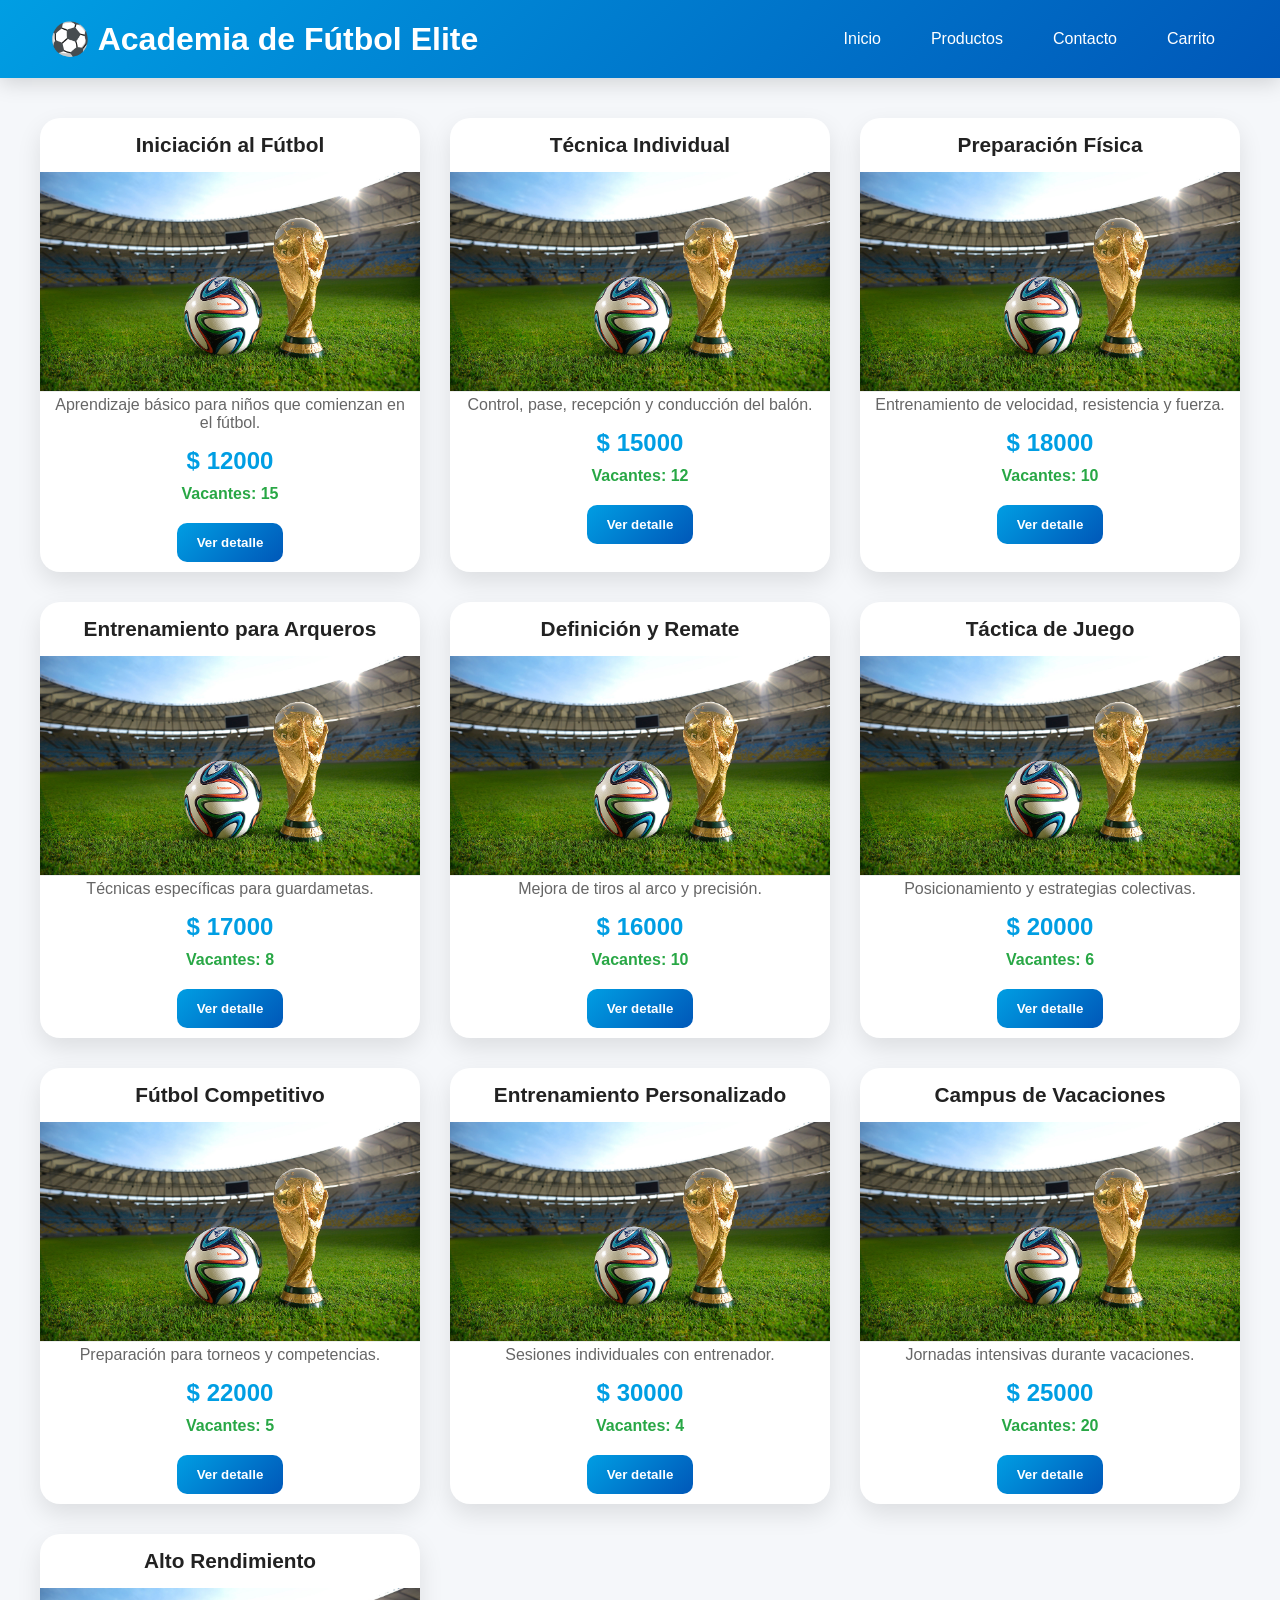
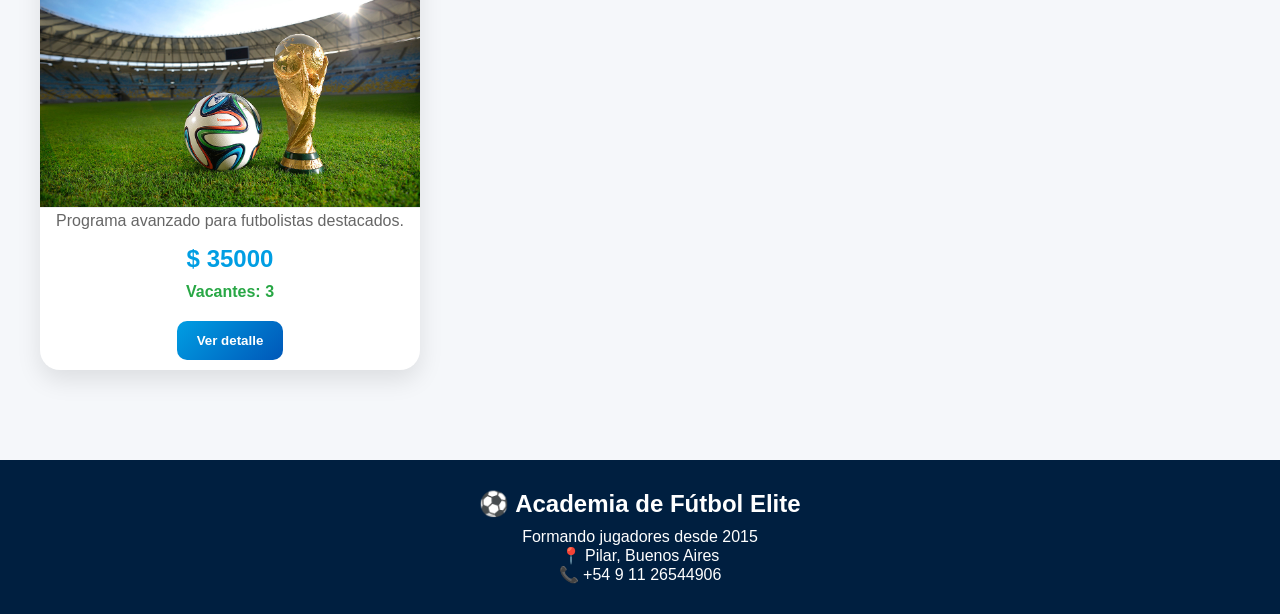
<file: Clase N°1/index.html>
<!DOCTYPE html>
<html lang="en">
<head>
    <meta charset="UTF-8">
    <meta name="viewport" content="width=device-width, initial-scale=1.0">
 <title>Academia de Fútbol Elite</title>
    <link rel="stylesheet" href="styles.css">
</head>
<body>
    <header>
        <h1>⚽ Academia de Fútbol Elite</h1>
        <nav>
            <ul>
                <li><a href="index.html">Inicio</a></li>
                <li><a href="productos.html">Productos</a></li>
                <li><a href="contacto.html">Contacto</a></li>
                <li><a href="carrito.html">Carrito</a></li>
            </ul>
        </nav>
    </header>
    <main id="boxproductos">
        
    </main>
<footer>
    <h2>⚽ Academia de Fútbol Elite</h2>
    <p>Formando jugadores desde 2015</p>
    <p>📍 Pilar, Buenos Aires</p>
    <p>📞 +54 9 11 26544906</p>
</footer>

    <script src="cargarproductos.js"></script>
</body>
</html>
</file>
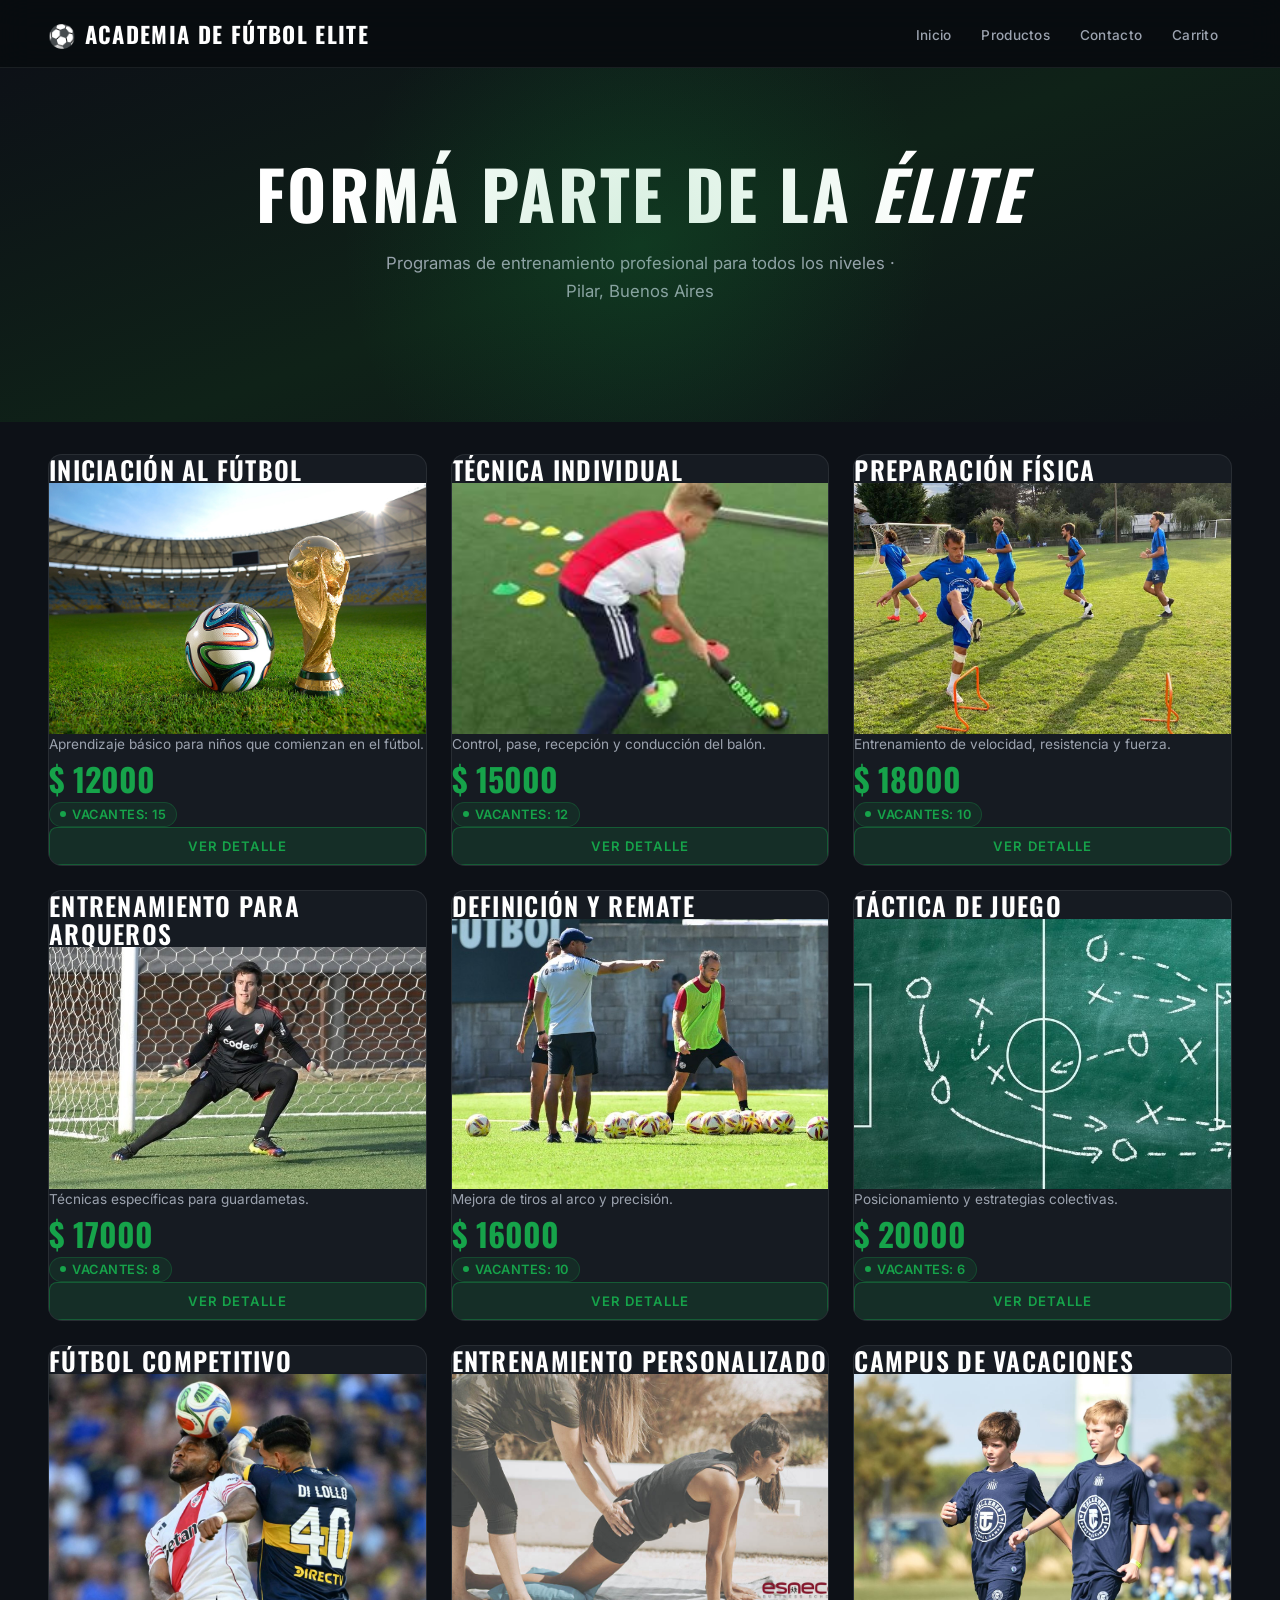
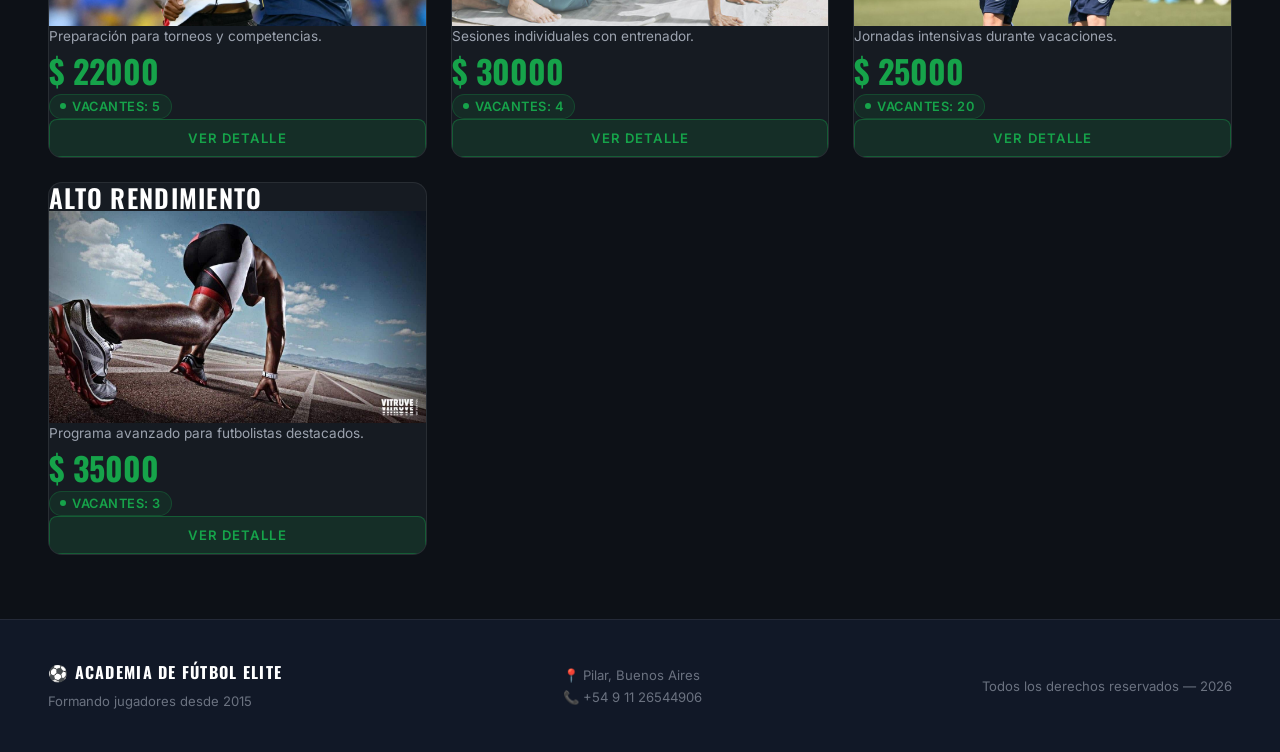
<file: Clase Nº1/index.html>
<!DOCTYPE html>
<html lang="es">
<head>
    <meta charset="UTF-8">
    <meta name="viewport" content="width=device-width, initial-scale=1.0">
    <title>Academia de Fútbol Elite</title>
    <link rel="stylesheet" href="styles.css">
</head>
<body>
    <header>
        <h1>⚽ Academia de Fútbol Elite</h1>
        <nav>
            <ul>
                <li><a href="index.html">Inicio</a></li>
                <li><a href="productos.html">Productos</a></li>
                <li><a href="contacto.html">Contacto</a></li>
                <li><a href="carrito.html">Carrito</a></li>
            </ul>
        </nav>
    </header>

    <section class="hero">
        <h2>Formá parte de la <em>élite</em></h2>
        <p>Programas de entrenamiento profesional para todos los niveles · Pilar, Buenos Aires</p>
    </section>

    <main id="boxproductos">
    </main>

    <footer>
        <div>
            <h2>⚽ Academia de Fútbol Elite</h2>
            <p>Formando jugadores desde 2015</p>
        </div>
        <div>
            <p>📍 Pilar, Buenos Aires</p>
            <p>📞 +54 9 11 26544906</p>
        </div>
        <div>
            <p>Todos los derechos reservados — 2026</p>
        </div>
    </footer>

    <script src="cargarproductos.js"></script>
</body>
</html>
</file>
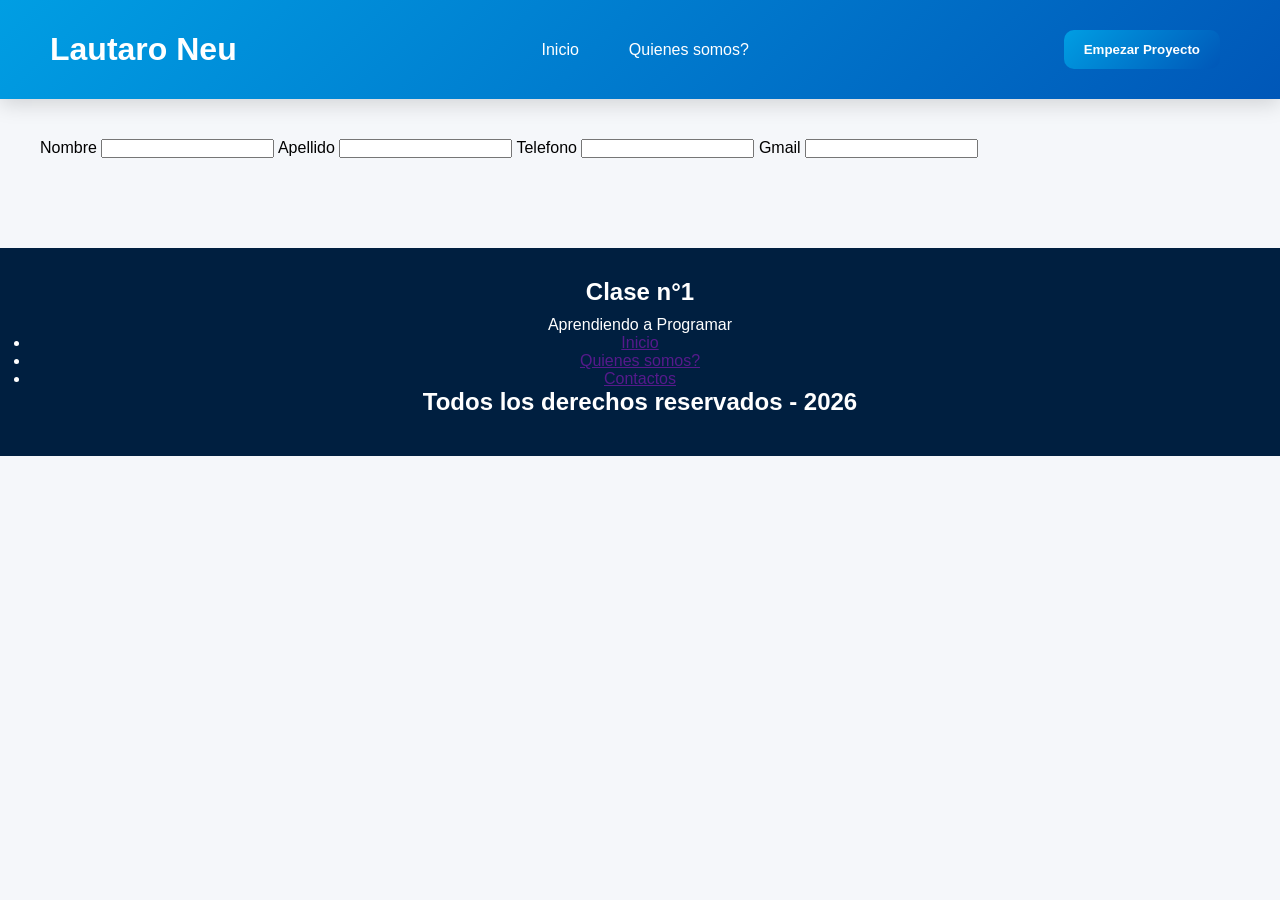
<file: Clase N°1/Contacto.html>
<!DOCTYPE html>
<html lang="en">
<head>
    <meta charset="UTF-8">
    <meta name="viewport" content="width=device-width, initial-scale=1.0">
    <link rel="stylesheet" href="styles.css">
    <title>Document</title>
</head>
<body>
    <header>
        <h1>Lautaro Neu</h1>
        <nav>
            <ul>
                <li><a href="index.html">Inicio</a></li>
                <li><a href="">Quienes somos?</a></li>
            </ul>
        </nav>
         <div>
            <button class="btnempezar">Empezar Proyecto</button>
        </div>
 </header>
  <main>
    <section>
        <form action="">
           <label for="">Nombre</label>
            <input type="text">
           <label for="">Apellido</label>
            <input type="text">
           <label for="">Telefono</label>
            <input type="number">
           <label for="">Gmail</label>
           <input type="text">
        </form>
        </section>
      </main>
   <footer>
          <div>
           <h2> Clase n°1 </h2> 
           <p>Aprendiendo a Programar</p>
          </div>
          <div>
            <ul>
                <li><a href="">Inicio</a></li>
                <li><a href="">Quienes somos?</a></li>
                <li><a href="">Contactos</a></li>
            </ul>
          </div>
          <div>
          <h2>Todos los derechos reservados - 2026</h2>
          </div>
   </footer>
</body>
</html>
</file>
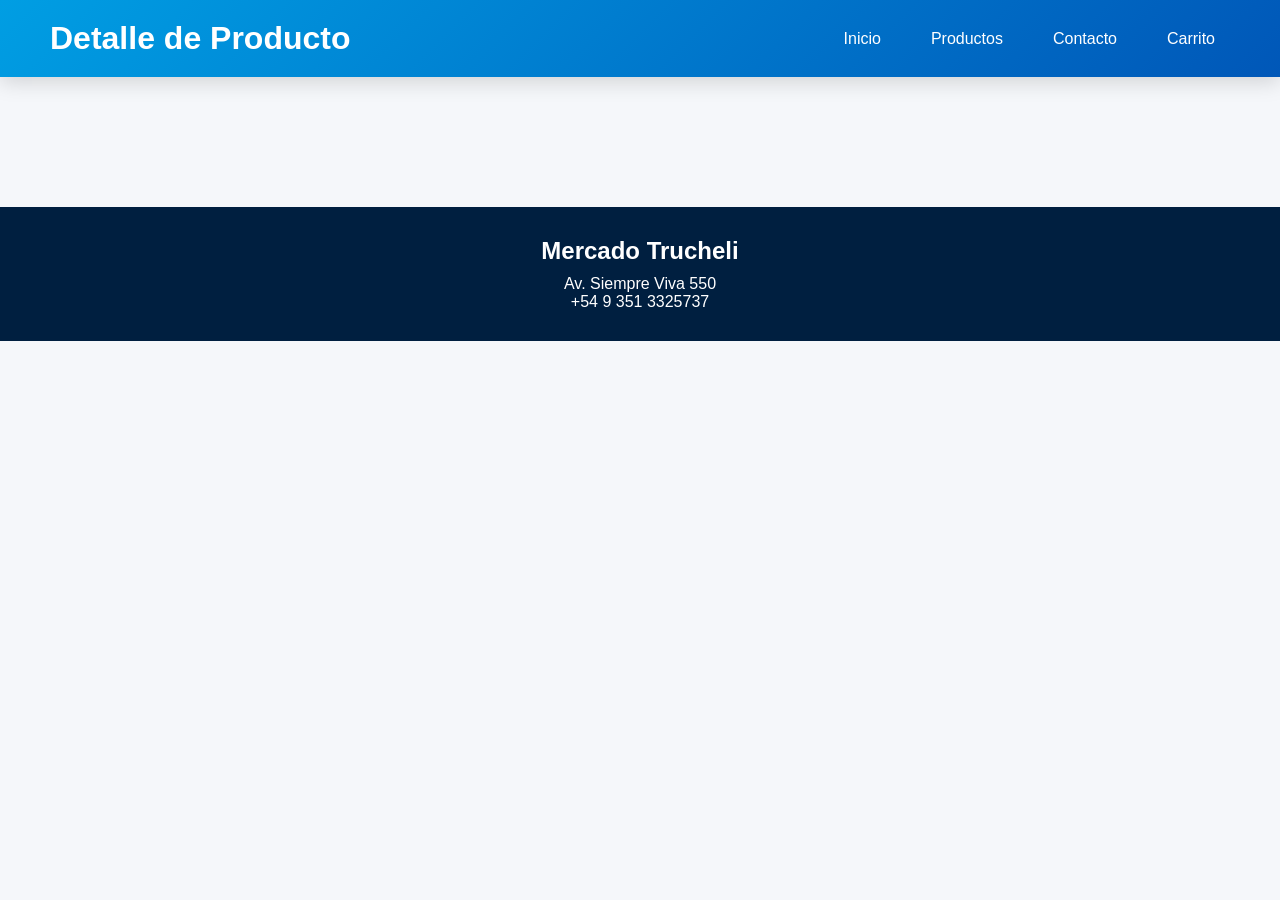
<file: Clase N°1/detalles.html>
<!DOCTYPE html>
<html lang="en">
<head>
    <meta charset="UTF-8">
    <meta name="viewport" content="width=device-width, initial-scale=1.0">
    <title>Mercado Pago - Detalle de Producto</title>
    <link rel="stylesheet" href="styles.css">
</head>
<body>
    <header>
        <h1>Detalle de Producto</h1>
        <nav>
            <ul>
                <li><a href="index.html">Inicio</a></li>
                <li><a href="productos.html">Productos</a></li>
                <li><a href="contacto.html">Contacto</a></li>
                <li><a href="carrito.html">Carrito</a></li>
            </ul>
        </nav>
    </header>
    <main id="boxproductos">
        
    </main>
    <footer> 
        <h2>Mercado Trucheli</h2>
        <p>Av. Siempre Viva 550</p>
        <p>+54 9 351 3325737</p>
    </footer>

    <script src="datelles.js"></script>
</body>
</html>
</file>
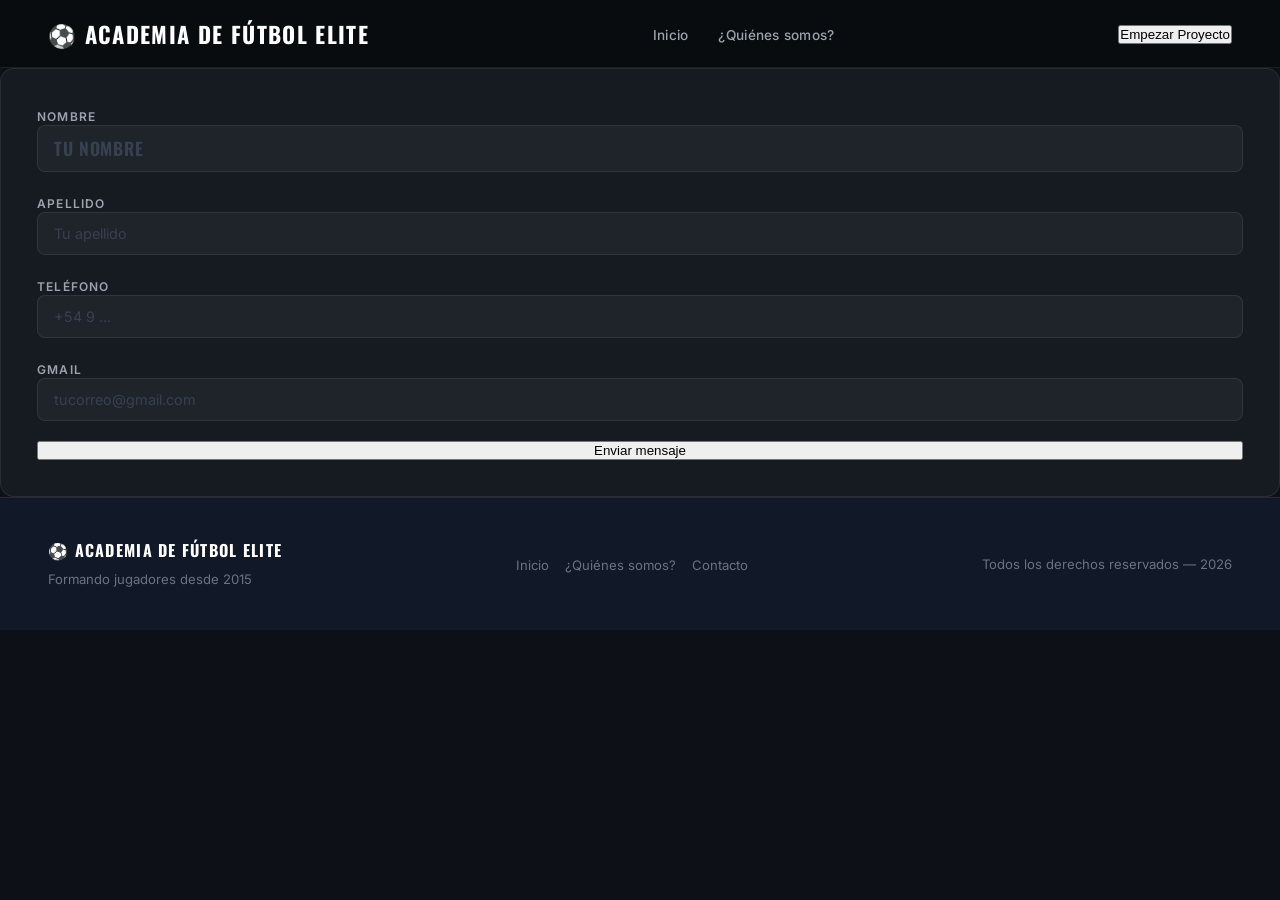
<file: Clase Nº1/Contacto.html>
<!DOCTYPE html>
<html lang="es">
<head>
    <meta charset="UTF-8">
    <meta name="viewport" content="width=device-width, initial-scale=1.0">
    <link rel="stylesheet" href="styles.css">
    <title>Contacto — Academia de Fútbol Elite</title>
</head>
<body>
    <header>
        <h1>⚽ Academia de Fútbol Elite</h1>
        <nav>
            <ul>
                <li><a href="index.html">Inicio</a></li>
                <li><a href="">¿Quiénes somos?</a></li>
            </ul>
        </nav>
        <div>
            <button class="btnempezar">Empezar Proyecto</button>
        </div>
    </header>

    <main>
        <section>
            <form action="">
                <div>
                    <label for="nombre">Nombre</label>
                    <input type="text" id="nombre" placeholder="Tu nombre">
                </div>
                <div>
                    <label for="apellido">Apellido</label>
                    <input type="text" id="apellido" placeholder="Tu apellido">
                </div>
                <div>
                    <label for="telefono">Teléfono</label>
                    <input type="number" id="telefono" placeholder="+54 9 ...">
                </div>
                <div>
                    <label for="gmail">Gmail</label>
                    <input type="text" id="gmail" placeholder="tucorreo@gmail.com">
                </div>
                <button type="submit">Enviar mensaje</button>
            </form>
        </section>
    </main>

    <footer>
        <div>
            <h2>⚽ Academia de Fútbol Elite</h2>
            <p>Formando jugadores desde 2015</p>
        </div>
        <div>
            <ul>
                <li><a href="index.html">Inicio</a></li>
                <li><a href="">¿Quiénes somos?</a></li>
                <li><a href="contacto.html">Contacto</a></li>
            </ul>
        </div>
        <div>
            <p>Todos los derechos reservados — 2026</p>
        </div>
    </footer>
</body>
</html>
</file>
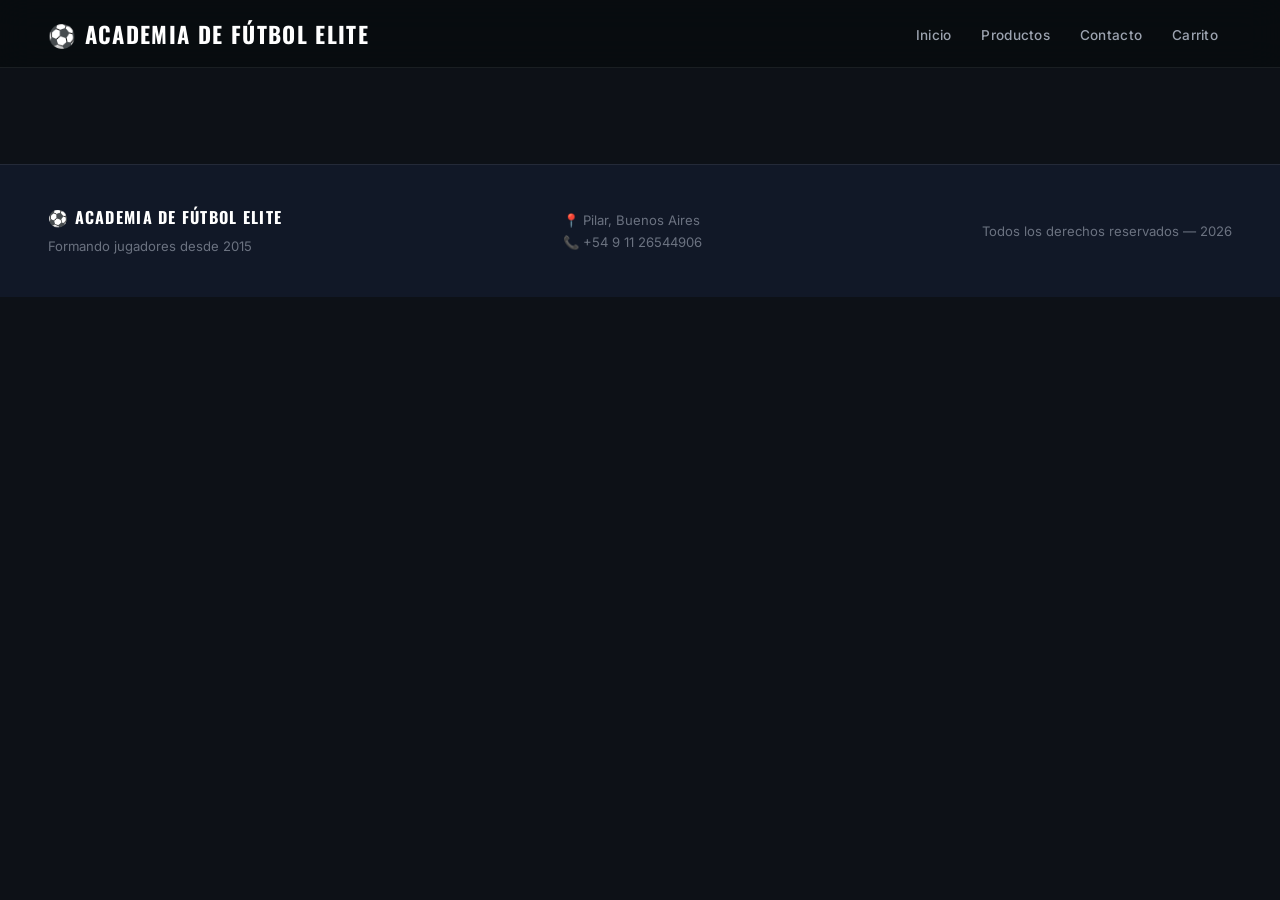
<file: Clase Nº1/detalles.html>
<!DOCTYPE html>
<html lang="es">
<head>
    <meta charset="UTF-8">
    <meta name="viewport" content="width=device-width, initial-scale=1.0">
    <title>Detalle de Producto — Academia de Fútbol Elite</title>
    <link rel="stylesheet" href="styles.css">
</head>
<body>
    <header>
        <h1>⚽ Academia de Fútbol Elite</h1>
        <nav>
            <ul>
                <li><a href="index.html">Inicio</a></li>
                <li><a href="productos.html">Productos</a></li>
                <li><a href="contacto.html">Contacto</a></li>
                <li><a href="carrito.html">Carrito</a></li>
            </ul>
        </nav>
    </header>

    <main id="boxproductos">
    </main>

    <footer>
        <div>
            <h2>⚽ Academia de Fútbol Elite</h2>
            <p>Formando jugadores desde 2015</p>
        </div>
        <div>
            <p>📍 Pilar, Buenos Aires</p>
            <p>📞 +54 9 11 26544906</p>
        </div>
        <div>
            <p>Todos los derechos reservados — 2026</p>
        </div>
    </footer>

    <script src="datelles.js"></script>
</body>
</html>
</file>
<file: Clase N°1/styles.css>
/* =======================
   CONFIGURACIÓN GENERAL
======================= */

*{
    margin:0;
    padding:0;
    box-sizing:border-box;
    font-family:'Segoe UI',sans-serif;
}

body{
    background:#f5f7fa;
    min-height:100vh;
}

/* =======================
   HEADER
======================= */

header{
    background:linear-gradient(135deg,#009ee3,#0057b8);
    color:white;
    padding:20px 50px;
    display:flex;
    justify-content:space-between;
    align-items:center;
    box-shadow:0 5px 20px rgba(0,0,0,.15);
}

header h1{
    font-size:2rem;
    font-weight:bold;
}

nav ul{
    list-style:none;
    display:flex;
    gap:20px;
}

nav a{
    text-decoration:none;
    color:white;
    padding:10px 15px;
    border-radius:10px;
    transition:.3s;
}

nav a:hover{
    background:rgba(255,255,255,.2);
}

/* =======================
   PRODUCTOS
======================= */

main{
    padding:40px;
    display:grid;
    grid-template-columns:repeat(auto-fit,minmax(280px,1fr));
    gap:30px;
}

#boxproducto{
    background:white;
    border-radius:20px;
    overflow:hidden;
    box-shadow:0 10px 25px rgba(0,0,0,.1);
    transition:.4s;
    text-align:center;
}

#boxproducto:hover{
    transform:translateY(-10px);
    box-shadow:0 15px 35px rgba(0,0,0,.2);
}

#boxproducto img{
    width:100%;
    height:220px;
    object-fit:cover;
}

#nombre{
    padding:15px;
    color:#222;
    font-size:1.3rem;
}

#detalle{
    color:#666;
    padding:0 15px;
}

#precio{
    color:#009ee3;
    margin-top:15px;
    font-size:1.5rem;
}

#stock{
    color:#28a745;
    font-weight:bold;
    margin:10px;
}

/* =======================
   BOTONES
======================= */

button{
    background:linear-gradient(135deg,#009ee3,#0057b8);
    color:white;
    border:none;
    padding:12px 20px;
    border-radius:10px;
    cursor:pointer;
    margin:10px;
    font-weight:bold;
    transition:.3s;
}

button:hover{
    transform:scale(1.05);
}

button:active{
    transform:scale(.95);
}

/* =======================
   DETALLE PRODUCTO
======================= */

#boxproducto img{
    border-bottom:1px solid #eee;
}

#cantidad{
    font-size:1.5rem;
    font-weight:bold;
    margin:10px;
}

/* =======================
   FOOTER
======================= */

footer{
    background:#001f40;
    color:white;
    text-align:center;
    padding:30px;
    margin-top:50px;
}

footer h2{
    margin-bottom:10px;
}

/* =======================
   RESPONSIVE
======================= */

@media(max-width:768px){

    header{
        flex-direction:column;
        gap:15px;
        text-align:center;
    }

    nav ul{
        flex-wrap:wrap;
        justify-content:center;
    }

    main{
        padding:20px;
    }

}
</file>
<file: Clase Nº1/styles.css>
/* ============================================
   ACADEMIA DE FÚTBOL ELITE — DESIGN SYSTEM
============================================ */

@import url('https://fonts.googleapis.com/css2?family=Oswald:wght@400;500;600;700&family=Inter:wght@400;500;600&display=swap');

*, *::before, *::after { margin:0; padding:0; box-sizing:border-box; }

:root {
  --verde:      #16a34a;
  --verde-dark: #15803d;
  --verde-xd:   #14532d;
  --verde-glow: rgba(22,163,74,.25);
  --azul:       #1d4ed8;
  --azul-dark:  #1e40af;
  --negro:      #080c10;
  --negro2:     #111827;
  --gris1:      #1f2937;
  --gris2:      #374151;
  --gris3:      #6b7280;
  --gris4:      #9ca3af;
  --gris5:      #d1d5db;
  --gris6:      #f3f4f6;
  --blanco:     #ffffff;
  --rojo:       #dc2626;
  --amarillo:   #f59e0b;
  --fondo:      #0d1117;
  --card-bg:    #161b22;
  --card-borde: rgba(255,255,255,.08);
  --radio:      14px;
  --radio-sm:   8px;
  --sombra:     0 8px 32px rgba(0,0,0,.4);
  --trans:       .2s cubic-bezier(.4,0,.2,1);
  --font-t:     'Oswald', sans-serif;
  --font-b:     'Inter', sans-serif;
}

html { scroll-behavior: smooth; }

body {
  font-family: var(--font-b);
  background: var(--fondo);
  color: var(--blanco);
  min-height: 100vh;
}

/* ============================================
   SCROLLBAR
============================================ */
::-webkit-scrollbar { width: 6px; }
::-webkit-scrollbar-track { background: var(--negro2); }
::-webkit-scrollbar-thumb { background: var(--verde); border-radius: 3px; }

/* ============================================
   HEADER
============================================ */

header {
  background: rgba(8,12,16,.92);
  backdrop-filter: blur(16px);
  -webkit-backdrop-filter: blur(16px);
  border-bottom: 1px solid var(--card-borde);
  padding: 0 48px;
  display: flex;
  align-items: center;
  justify-content: space-between;
  height: 68px;
  position: sticky;
  top: 0;
  z-index: 1000;
}

header h1 {
  font-family: var(--font-t);
  font-size: 1.4rem;
  font-weight: 700;
  letter-spacing: .06em;
  text-transform: uppercase;
  display: flex;
  align-items: center;
  gap: 10px;
}

header h1 .dot { color: var(--verde); }

nav ul {
  list-style: none;
  display: flex;
  gap: 2px;
  align-items: center;
}

nav a {
  text-decoration: none;
  color: var(--gris4);
  font-size: .85rem;
  font-weight: 500;
  padding: 8px 14px;
  border-radius: var(--radio-sm);
  transition: color var(--trans), background var(--trans);
  letter-spacing: .02em;
}

nav a:hover { color: var(--blanco); background: rgba(255,255,255,.07); }
nav a.active { color: var(--verde); background: rgba(22,163,74,.12); }

.header-carrito-btn {
  position: relative;
  background: rgba(22,163,74,.15);
  border: 1px solid rgba(22,163,74,.35);
  color: var(--verde);
  padding: 8px 16px;
  border-radius: var(--radio-sm);
  font-size: .85rem;
  font-weight: 600;
  cursor: pointer;
  transition: background var(--trans), transform var(--trans);
  text-decoration: none;
  display: flex;
  align-items: center;
  gap: 8px;
}

.header-carrito-btn:hover {
  background: rgba(22,163,74,.28);
  transform: translateY(-1px);
}

.carrito-badge {
  background: var(--verde);
  color: var(--blanco);
  font-size: .7rem;
  font-weight: 700;
  border-radius: 50%;
  width: 18px;
  height: 18px;
  display: inline-flex;
  align-items: center;
  justify-content: center;
  display: none;
}

.carrito-badge.visible { display: inline-flex; }

/* ============================================
   HERO
============================================ */

.hero {
  background: linear-gradient(160deg, #0d1117 0%, #0f2218 50%, #0d1117 100%);
  padding: 90px 48px 80px;
  text-align: center;
  position: relative;
  overflow: hidden;
}

.hero::before {
  content: '';
  position: absolute;
  width: 600px; height: 600px;
  border-radius: 50%;
  background: radial-gradient(circle, rgba(22,163,74,.18) 0%, transparent 70%);
  top: 50%; left: 50%;
  transform: translate(-50%,-50%);
  pointer-events: none;
}

.hero-eyebrow {
  display: inline-flex;
  align-items: center;
  gap: 8px;
  font-size: .75rem;
  font-weight: 600;
  text-transform: uppercase;
  letter-spacing: .12em;
  color: var(--verde);
  background: rgba(22,163,74,.12);
  border: 1px solid rgba(22,163,74,.3);
  padding: 6px 16px;
  border-radius: 100px;
  margin-bottom: 28px;
}

.hero h2 {
  font-family: var(--font-t);
  font-size: clamp(2.5rem, 6vw, 4.2rem);
  font-weight: 700;
  text-transform: uppercase;
  letter-spacing: .04em;
  line-height: 1.05;
  margin-bottom: 20px;
}

.hero h2 span { color: var(--verde); }

.hero p {
  font-size: 1.05rem;
  color: var(--gris4);
  max-width: 520px;
  margin: 0 auto 36px;
  line-height: 1.7;
}

.hero-stats {
  display: inline-flex;
  gap: 40px;
  margin-top: 20px;
  padding: 20px 40px;
  border: 1px solid var(--card-borde);
  border-radius: var(--radio);
  background: rgba(255,255,255,.03);
}

.stat-item { text-align: center; }

.stat-num {
  font-family: var(--font-t);
  font-size: 1.8rem;
  font-weight: 700;
  color: var(--verde);
  line-height: 1;
}

.stat-label {
  font-size: .75rem;
  color: var(--gris4);
  margin-top: 4px;
  letter-spacing: .05em;
  text-transform: uppercase;
}

/* ============================================
   FILTROS
============================================ */

.filtros-bar {
  display: flex;
  align-items: center;
  justify-content: space-between;
  padding: 24px 48px 0;
  gap: 16px;
  flex-wrap: wrap;
  max-width: 1400px;
  margin: 0 auto;
}

.filtro-titulo {
  font-family: var(--font-t);
  font-size: 1rem;
  font-weight: 600;
  letter-spacing: .06em;
  text-transform: uppercase;
  color: var(--gris4);
}

.filtros-grupo {
  display: flex;
  gap: 8px;
  flex-wrap: wrap;
}

.btn-filtro {
  background: rgba(255,255,255,.05);
  border: 1px solid var(--card-borde);
  color: var(--gris4);
  padding: 7px 16px;
  border-radius: 100px;
  font-size: .8rem;
  font-weight: 500;
  cursor: pointer;
  transition: all var(--trans);
  font-family: var(--font-b);
}

.btn-filtro:hover { border-color: var(--verde); color: var(--verde); }
.btn-filtro.activo { background: var(--verde); border-color: var(--verde); color: var(--blanco); }

.buscador {
  display: flex;
  align-items: center;
  gap: 10px;
  background: rgba(255,255,255,.05);
  border: 1px solid var(--card-borde);
  border-radius: var(--radio-sm);
  padding: 8px 14px;
  transition: border-color var(--trans);
}

.buscador:focus-within { border-color: var(--verde); }

.buscador input {
  background: none;
  border: none;
  outline: none;
  color: var(--blanco);
  font-size: .875rem;
  font-family: var(--font-b);
  width: 180px;
}

.buscador input::placeholder { color: var(--gris3); }

.buscador-icon { color: var(--gris3); font-size: 1rem; }

/* ============================================
   GRILLA PRODUCTOS
============================================ */

main#boxproductos {
  padding: 32px 48px 64px;
  display: grid;
  grid-template-columns: repeat(auto-fill, minmax(290px, 1fr));
  gap: 24px;
  max-width: 1400px;
  margin: 0 auto;
}

/* ============================================
   CARD PRODUCTO
============================================ */

#boxproducto {
  background: var(--card-bg);
  border: 1px solid var(--card-borde);
  border-radius: var(--radio);
  overflow: hidden;
  display: flex;
  flex-direction: column;
  cursor: pointer;
  transition: transform var(--trans), border-color var(--trans), box-shadow var(--trans);
  animation: fadeInUp .4s ease both;
}

@keyframes fadeInUp {
  from { opacity:0; transform:translateY(20px); }
  to   { opacity:1; transform:translateY(0); }
}

#boxproducto:hover {
  transform: translateY(-6px);
  border-color: rgba(22,163,74,.5);
  box-shadow: 0 16px 48px rgba(0,0,0,.5), 0 0 0 1px rgba(22,163,74,.2);
}

.card-img-wrap {
  position: relative;
  overflow: hidden;
  height: 200px;
}

#boxproducto img {
  width: 100%;
  height: 100%;
  object-fit: cover;
  display: block;
  transition: transform .5s ease;
}

#boxproducto:hover img { transform: scale(1.06); }

.card-overlay {
  position: absolute;
  inset: 0;
  background: linear-gradient(to top, rgba(8,12,16,.7) 0%, transparent 60%);
}

.card-precio-overlay {
  position: absolute;
  bottom: 12px;
  left: 12px;
  background: var(--verde);
  color: var(--blanco);
  font-family: var(--font-t);
  font-size: 1.1rem;
  font-weight: 700;
  padding: 4px 12px;
  border-radius: var(--radio-sm);
  letter-spacing: .03em;
}

.card-body {
  padding: 18px 18px 0;
  flex: 1;
  display: flex;
  flex-direction: column;
  gap: 10px;
}

#nombre {
  font-family: var(--font-t);
  font-size: 1.1rem;
  font-weight: 600;
  text-transform: uppercase;
  letter-spacing: .05em;
  color: var(--blanco);
  line-height: 1.2;
}

#detalle {
  font-size: .85rem;
  color: var(--gris4);
  line-height: 1.55;
  flex: 1;
}

#precio {
  font-family: var(--font-t);
  font-size: 1.35rem;
  font-weight: 700;
  color: var(--verde);
}

#stock {
  display: inline-flex;
  align-items: center;
  gap: 6px;
  font-size: .75rem;
  font-weight: 600;
  color: var(--verde);
  background: rgba(22,163,74,.12);
  border: 1px solid rgba(22,163,74,.25);
  padding: 4px 10px;
  border-radius: 100px;
  width: fit-content;
  letter-spacing: .04em;
  text-transform: uppercase;
}

#stock.agotado {
  color: var(--rojo);
  background: rgba(220,38,38,.1);
  border-color: rgba(220,38,38,.25);
}

#stock::before {
  content: '';
  width: 6px; height: 6px;
  border-radius: 50%;
  background: currentColor;
  display: inline-block;
}

.card-footer {
  padding: 14px 18px 18px;
  display: flex;
  gap: 10px;
}

#btndetalle {
  flex: 1;
  background: rgba(22,163,74,.15);
  border: 1px solid rgba(22,163,74,.4);
  color: var(--verde);
  padding: 10px 0;
  border-radius: var(--radio-sm);
  font-size: .82rem;
  font-weight: 600;
  text-transform: uppercase;
  letter-spacing: .08em;
  cursor: pointer;
  font-family: var(--font-b);
  transition: all var(--trans);
}

#btndetalle:hover {
  background: var(--verde);
  color: var(--blanco);
  transform: none;
  box-shadow: 0 4px 16px var(--verde-glow);
}

#btndetalle:active { transform: scale(.97); }

.btn-carrito-rapido {
  background: rgba(255,255,255,.06);
  border: 1px solid var(--card-borde);
  color: var(--gris4);
  width: 40px;
  height: 40px;
  border-radius: var(--radio-sm);
  font-size: 1.1rem;
  cursor: pointer;
  display: flex;
  align-items: center;
  justify-content: center;
  transition: all var(--trans);
  flex-shrink: 0;
  font-family: var(--font-b);
}

.btn-carrito-rapido:hover { border-color: var(--amarillo); color: var(--amarillo); background: rgba(245,158,11,.08); }
.btn-carrito-rapido.agregado { border-color: var(--verde); color: var(--verde); background: rgba(22,163,74,.12); }

/* Sin resultados */
.sin-resultados {
  grid-column: 1/-1;
  text-align: center;
  padding: 80px 20px;
  color: var(--gris3);
}

.sin-resultados h3 {
  font-family: var(--font-t);
  font-size: 1.5rem;
  margin-bottom: 12px;
  color: var(--gris2);
}

/* ============================================
   TOAST NOTIFICACIÓN
============================================ */

.toast {
  position: fixed;
  bottom: 32px;
  right: 32px;
  background: var(--card-bg);
  border: 1px solid var(--verde);
  border-radius: var(--radio-sm);
  padding: 14px 20px;
  display: flex;
  align-items: center;
  gap: 12px;
  font-size: .875rem;
  font-weight: 500;
  color: var(--blanco);
  box-shadow: 0 8px 32px rgba(0,0,0,.5), 0 0 0 1px rgba(22,163,74,.2);
  transform: translateY(120%);
  opacity: 0;
  transition: all .35s cubic-bezier(.34,1.56,.64,1);
  z-index: 9999;
  max-width: 320px;
}

.toast.show { transform: translateY(0); opacity: 1; }
.toast-icon { font-size: 1.2rem; flex-shrink: 0; }
.toast-text { line-height: 1.4; }
.toast-text strong { color: var(--verde); }

/* ============================================
   PÁGINA DETALLE
============================================ */

.detalle-wrapper {
  max-width: 1000px;
  margin: 0 auto;
  padding: 48px 40px 80px;
}

.detalle-breadcrumb {
  display: flex;
  align-items: center;
  gap: 8px;
  font-size: .8rem;
  color: var(--gris3);
  margin-bottom: 32px;
}

.detalle-breadcrumb a {
  color: var(--gris3);
  text-decoration: none;
  transition: color var(--trans);
}

.detalle-breadcrumb a:hover { color: var(--verde); }
.detalle-breadcrumb span { color: var(--gris2); }

.detalle-card {
  background: var(--card-bg);
  border: 1px solid var(--card-borde);
  border-radius: var(--radio);
  overflow: hidden;
  display: grid;
  grid-template-columns: 1fr 1fr;
}

.detalle-img-col {
  position: relative;
  overflow: hidden;
  min-height: 420px;
}

.detalle-img-col img {
  width: 100%;
  height: 100%;
  object-fit: cover;
  display: block;
  transition: transform .6s ease;
}

.detalle-img-col:hover img { transform: scale(1.04); }

.detalle-badge {
  position: absolute;
  top: 16px;
  left: 16px;
  background: var(--verde);
  color: var(--blanco);
  font-family: var(--font-t);
  font-size: .8rem;
  font-weight: 600;
  padding: 5px 12px;
  border-radius: var(--radio-sm);
  text-transform: uppercase;
  letter-spacing: .06em;
}

.detalle-info-col {
  padding: 36px;
  display: flex;
  flex-direction: column;
  gap: 16px;
}

#boxproducto #nombre {
  font-size: 1.6rem;
  line-height: 1.1;
}

.detalle-descripcion {
  font-size: .95rem;
  color: var(--gris4);
  line-height: 1.7;
  padding-bottom: 16px;
  border-bottom: 1px solid var(--card-borde);
}

.detalle-precio-bloque {
  display: flex;
  align-items: baseline;
  gap: 8px;
}

#boxproducto #precio {
  font-size: 2rem;
  font-weight: 700;
}

.detalle-precio-label {
  font-size: .8rem;
  color: var(--gris3);
  text-transform: uppercase;
  letter-spacing: .06em;
}

.detalle-stock-bloque {
  display: flex;
  align-items: center;
  gap: 12px;
}

#boxproducto #stock {
  font-size: .8rem;
}

/* Selector cantidad */
.cantidad-ctrl {
  display: flex;
  align-items: center;
  gap: 0;
  border: 1px solid var(--card-borde);
  border-radius: var(--radio-sm);
  overflow: hidden;
  width: fit-content;
}

.cantidad-ctrl button {
  background: rgba(255,255,255,.05);
  border: none;
  color: var(--blanco);
  width: 44px;
  height: 44px;
  font-size: 1.2rem;
  cursor: pointer;
  font-family: var(--font-b);
  transition: background var(--trans);
  display: flex;
  align-items: center;
  justify-content: center;
}

.cantidad-ctrl button:hover { background: rgba(255,255,255,.12); }
.cantidad-ctrl button:active { transform: scale(.92); }

#cantidad {
  min-width: 52px;
  text-align: center;
  font-family: var(--font-t);
  font-size: 1.2rem;
  font-weight: 700;
  color: var(--blanco);
  border-left: 1px solid var(--card-borde);
  border-right: 1px solid var(--card-borde);
  line-height: 44px;
  height: 44px;
  display: block;
}

.detalle-acciones {
  display: flex;
  flex-direction: column;
  gap: 12px;
  margin-top: 8px;
}

.btn-agregar-carrito {
  background: var(--verde);
  color: var(--blanco);
  border: none;
  padding: 14px 28px;
  border-radius: var(--radio-sm);
  font-size: .9rem;
  font-weight: 600;
  text-transform: uppercase;
  letter-spacing: .08em;
  cursor: pointer;
  font-family: var(--font-b);
  transition: all var(--trans);
  display: flex;
  align-items: center;
  justify-content: center;
  gap: 10px;
}

.btn-agregar-carrito:hover {
  background: var(--verde-dark);
  box-shadow: 0 6px 24px var(--verde-glow);
  transform: translateY(-2px);
}

.btn-agregar-carrito:active { transform: scale(.97); }

.btn-volver {
  background: rgba(255,255,255,.06);
  color: var(--gris4);
  border: 1px solid var(--card-borde);
  padding: 12px 28px;
  border-radius: var(--radio-sm);
  font-size: .85rem;
  font-weight: 500;
  cursor: pointer;
  font-family: var(--font-b);
  transition: all var(--trans);
  text-align: center;
  text-decoration: none;
  display: flex;
  align-items: center;
  justify-content: center;
  gap: 8px;
}

.btn-volver:hover { border-color: var(--gris4); color: var(--blanco); }

.detalle-garantia {
  display: flex;
  align-items: center;
  gap: 8px;
  font-size: .78rem;
  color: var(--gris3);
  margin-top: 4px;
}

/* ============================================
   CARRITO PANEL
============================================ */

.carrito-panel {
  position: fixed;
  top: 0; right: 0;
  width: 380px;
  height: 100vh;
  background: #0d1117;
  border-left: 1px solid var(--card-borde);
  z-index: 2000;
  transform: translateX(100%);
  transition: transform .35s cubic-bezier(.4,0,.2,1);
  display: flex;
  flex-direction: column;
  box-shadow: -8px 0 48px rgba(0,0,0,.6);
}

.carrito-panel.abierto { transform: translateX(0); }

.carrito-header {
  padding: 20px 24px;
  border-bottom: 1px solid var(--card-borde);
  display: flex;
  align-items: center;
  justify-content: space-between;
}

.carrito-header h3 {
  font-family: var(--font-t);
  font-size: 1rem;
  font-weight: 600;
  text-transform: uppercase;
  letter-spacing: .08em;
}

.carrito-close {
  background: rgba(255,255,255,.06);
  border: 1px solid var(--card-borde);
  color: var(--gris4);
  width: 36px; height: 36px;
  border-radius: var(--radio-sm);
  font-size: 1.2rem;
  cursor: pointer;
  display: flex;
  align-items: center;
  justify-content: center;
  transition: all var(--trans);
  font-family: var(--font-b);
}

.carrito-close:hover { color: var(--blanco); border-color: var(--gris3); }

.carrito-items {
  flex: 1;
  overflow-y: auto;
  padding: 16px 24px;
  display: flex;
  flex-direction: column;
  gap: 12px;
}

.carrito-vacio {
  text-align: center;
  padding: 60px 20px;
  color: var(--gris3);
}

.carrito-vacio .vacio-icon { font-size: 3rem; margin-bottom: 12px; }

.carrito-item {
  display: flex;
  align-items: center;
  gap: 12px;
  background: var(--card-bg);
  border: 1px solid var(--card-borde);
  border-radius: var(--radio-sm);
  padding: 12px;
  animation: fadeInUp .3s ease both;
}

.carrito-item img {
  width: 56px; height: 56px;
  object-fit: cover;
  border-radius: 6px;
  flex-shrink: 0;
}

.carrito-item-info { flex: 1; min-width: 0; }

.carrito-item-nombre {
  font-family: var(--font-t);
  font-size: .85rem;
  font-weight: 600;
  text-transform: uppercase;
  letter-spacing: .04em;
  white-space: nowrap;
  overflow: hidden;
  text-overflow: ellipsis;
}

.carrito-item-precio {
  font-size: .8rem;
  color: var(--verde);
  margin-top: 3px;
  font-weight: 600;
}

.carrito-item-cant {
  font-size: .75rem;
  color: var(--gris3);
  margin-top: 2px;
}

.carrito-item-remove {
  background: none;
  border: none;
  color: var(--gris3);
  font-size: 1rem;
  cursor: pointer;
  padding: 4px;
  transition: color var(--trans);
  flex-shrink: 0;
}

.carrito-item-remove:hover { color: var(--rojo); }

.carrito-footer {
  padding: 16px 24px 24px;
  border-top: 1px solid var(--card-borde);
  display: flex;
  flex-direction: column;
  gap: 12px;
}

.carrito-total {
  display: flex;
  justify-content: space-between;
  align-items: baseline;
}

.carrito-total-label {
  font-size: .85rem;
  color: var(--gris4);
  text-transform: uppercase;
  letter-spacing: .06em;
}

.carrito-total-num {
  font-family: var(--font-t);
  font-size: 1.4rem;
  font-weight: 700;
  color: var(--verde);
}

.btn-checkout {
  background: var(--verde);
  color: var(--blanco);
  border: none;
  padding: 14px;
  border-radius: var(--radio-sm);
  font-size: .9rem;
  font-weight: 600;
  text-transform: uppercase;
  letter-spacing: .08em;
  cursor: pointer;
  font-family: var(--font-b);
  transition: all var(--trans);
}

.btn-checkout:hover {
  background: var(--verde-dark);
  box-shadow: 0 4px 16px var(--verde-glow);
}

.btn-vaciar {
  background: rgba(220,38,38,.08);
  border: 1px solid rgba(220,38,38,.2);
  color: var(--rojo);
  padding: 10px;
  border-radius: var(--radio-sm);
  font-size: .8rem;
  font-weight: 500;
  cursor: pointer;
  font-family: var(--font-b);
  transition: all var(--trans);
}

.btn-vaciar:hover { background: rgba(220,38,38,.15); }

.carrito-overlay {
  display: none;
  position: fixed;
  inset: 0;
  background: rgba(0,0,0,.5);
  z-index: 1999;
  backdrop-filter: blur(3px);
}

.carrito-overlay.activo { display: block; }

/* ============================================
   FORMULARIO CONTACTO
============================================ */

.contacto-wrapper {
  max-width: 580px;
  margin: 60px auto;
  padding: 0 24px 80px;
}

.contacto-titulo {
  font-family: var(--font-t);
  font-size: 2rem;
  font-weight: 700;
  text-transform: uppercase;
  letter-spacing: .06em;
  margin-bottom: 8px;
}

.contacto-sub {
  color: var(--gris4);
  font-size: .9rem;
  margin-bottom: 32px;
}

form {
  background: var(--card-bg);
  border: 1px solid var(--card-borde);
  border-radius: var(--radio);
  padding: 36px;
  display: flex;
  flex-direction: column;
  gap: 20px;
}

.form-group { display: flex; flex-direction: column; gap: 8px; }

label {
  font-size: .75rem;
  font-weight: 600;
  text-transform: uppercase;
  letter-spacing: .1em;
  color: var(--gris4);
}

input[type="text"],
input[type="number"],
input[type="email"] {
  width: 100%;
  background: rgba(255,255,255,.04);
  border: 1px solid var(--card-borde);
  border-radius: var(--radio-sm);
  padding: 12px 16px;
  font-size: .9rem;
  font-family: var(--font-b);
  color: var(--blanco);
  outline: none;
  transition: border-color var(--trans), box-shadow var(--trans);
}

input:focus {
  border-color: var(--verde);
  box-shadow: 0 0 0 3px rgba(22,163,74,.15);
  background: rgba(22,163,74,.04);
}

input::placeholder { color: var(--gris2); }

.btn-enviar {
  background: var(--verde);
  color: var(--blanco);
  border: none;
  padding: 14px;
  border-radius: var(--radio-sm);
  font-size: .9rem;
  font-weight: 600;
  text-transform: uppercase;
  letter-spacing: .08em;
  cursor: pointer;
  font-family: var(--font-b);
  transition: all var(--trans);
  margin-top: 4px;
}

.btn-enviar:hover {
  background: var(--verde-dark);
  box-shadow: 0 6px 24px var(--verde-glow);
  transform: translateY(-1px);
}

.btn-enviar:active { transform: scale(.97); }

/* ============================================
   FOOTER
============================================ */

footer {
  background: var(--negro2);
  border-top: 1px solid var(--card-borde);
  padding: 40px 48px;
  display: flex;
  justify-content: space-between;
  align-items: center;
  flex-wrap: wrap;
  gap: 20px;
  margin-top: 0;
}

footer h2 {
  font-family: var(--font-t);
  font-size: 1rem;
  font-weight: 700;
  text-transform: uppercase;
  letter-spacing: .08em;
  color: var(--blanco);
  margin-bottom: 6px;
}

footer p {
  font-size: .82rem;
  color: var(--gris3);
  line-height: 1.7;
}

footer ul { list-style: none; display: flex; gap: 16px; }

footer a {
  color: var(--gris3);
  text-decoration: none;
  font-size: .82rem;
  transition: color var(--trans);
}

footer a:hover { color: var(--verde); }

/* ============================================
   RESPONSIVE
============================================ */

@media (max-width: 900px) {
  header { padding: 0 20px; }
  .hero { padding: 60px 24px 56px; }
  .filtros-bar, main#boxproductos { padding-left: 20px; padding-right: 20px; }
  .detalle-card { grid-template-columns: 1fr; }
  .detalle-img-col { min-height: 280px; }
  .carrito-panel { width: 100%; }
  footer { padding: 32px 20px; flex-direction: column; text-align: center; }
  footer ul { justify-content: center; }
}

@media (max-width: 640px) {
  header { flex-wrap: wrap; height: auto; padding: 14px 16px; gap: 10px; }
  nav ul { flex-wrap: wrap; justify-content: center; gap: 2px; }
  .hero-stats { flex-direction: column; gap: 20px; }
  .detalle-wrapper { padding: 24px 16px 60px; }
  .detalle-info-col { padding: 24px; }
}
</file>
